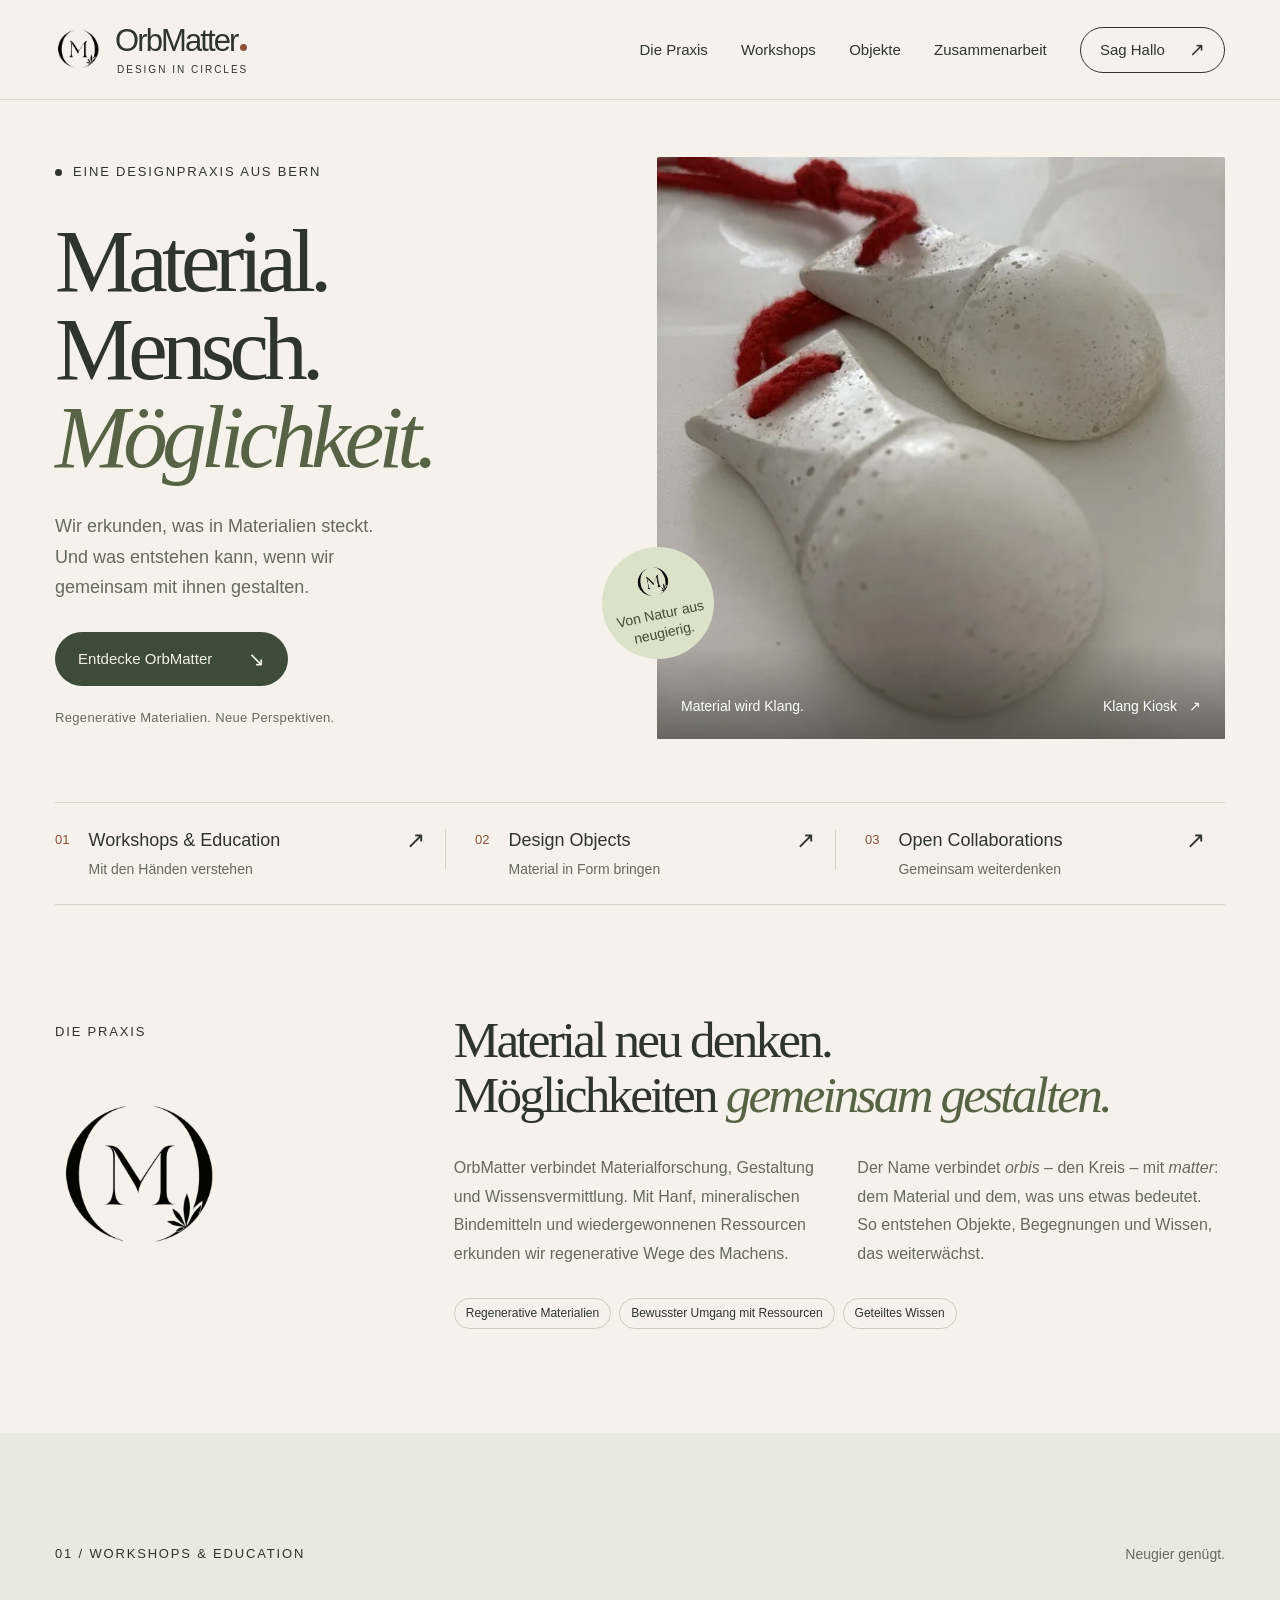
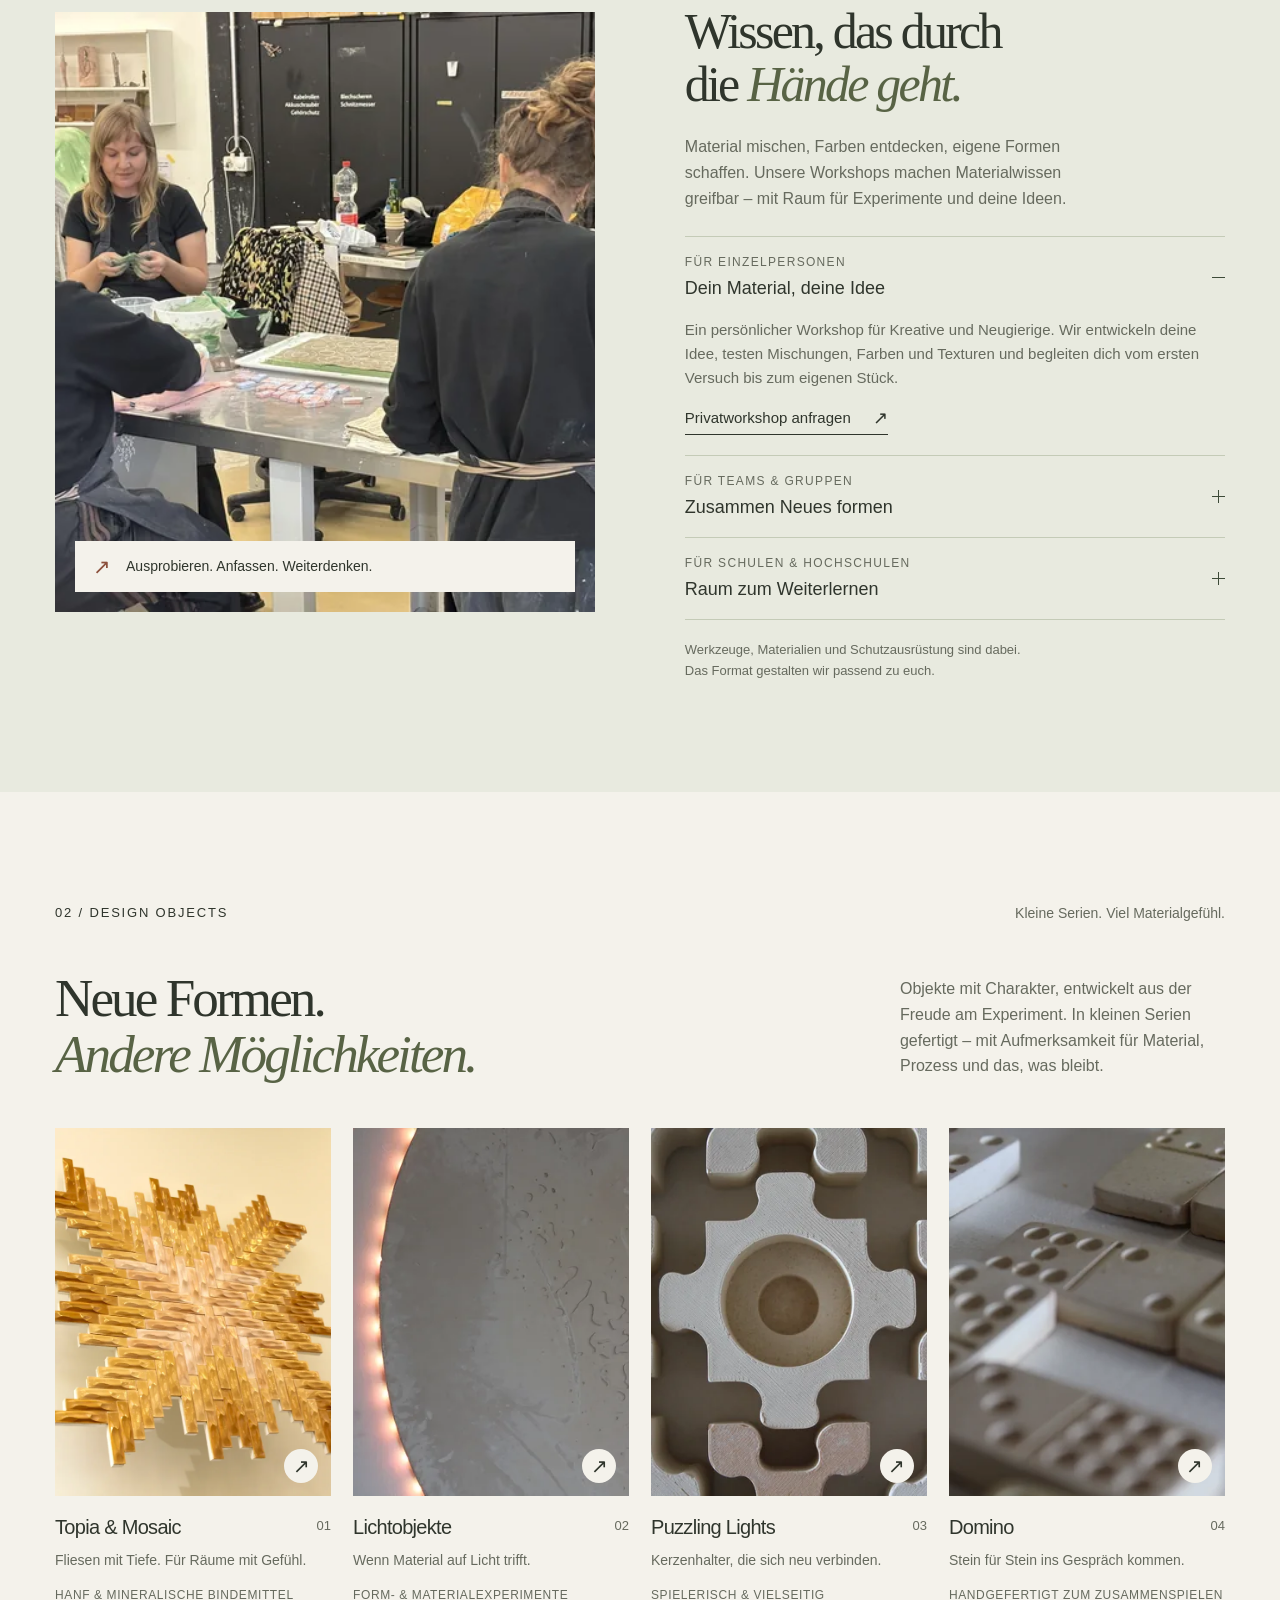
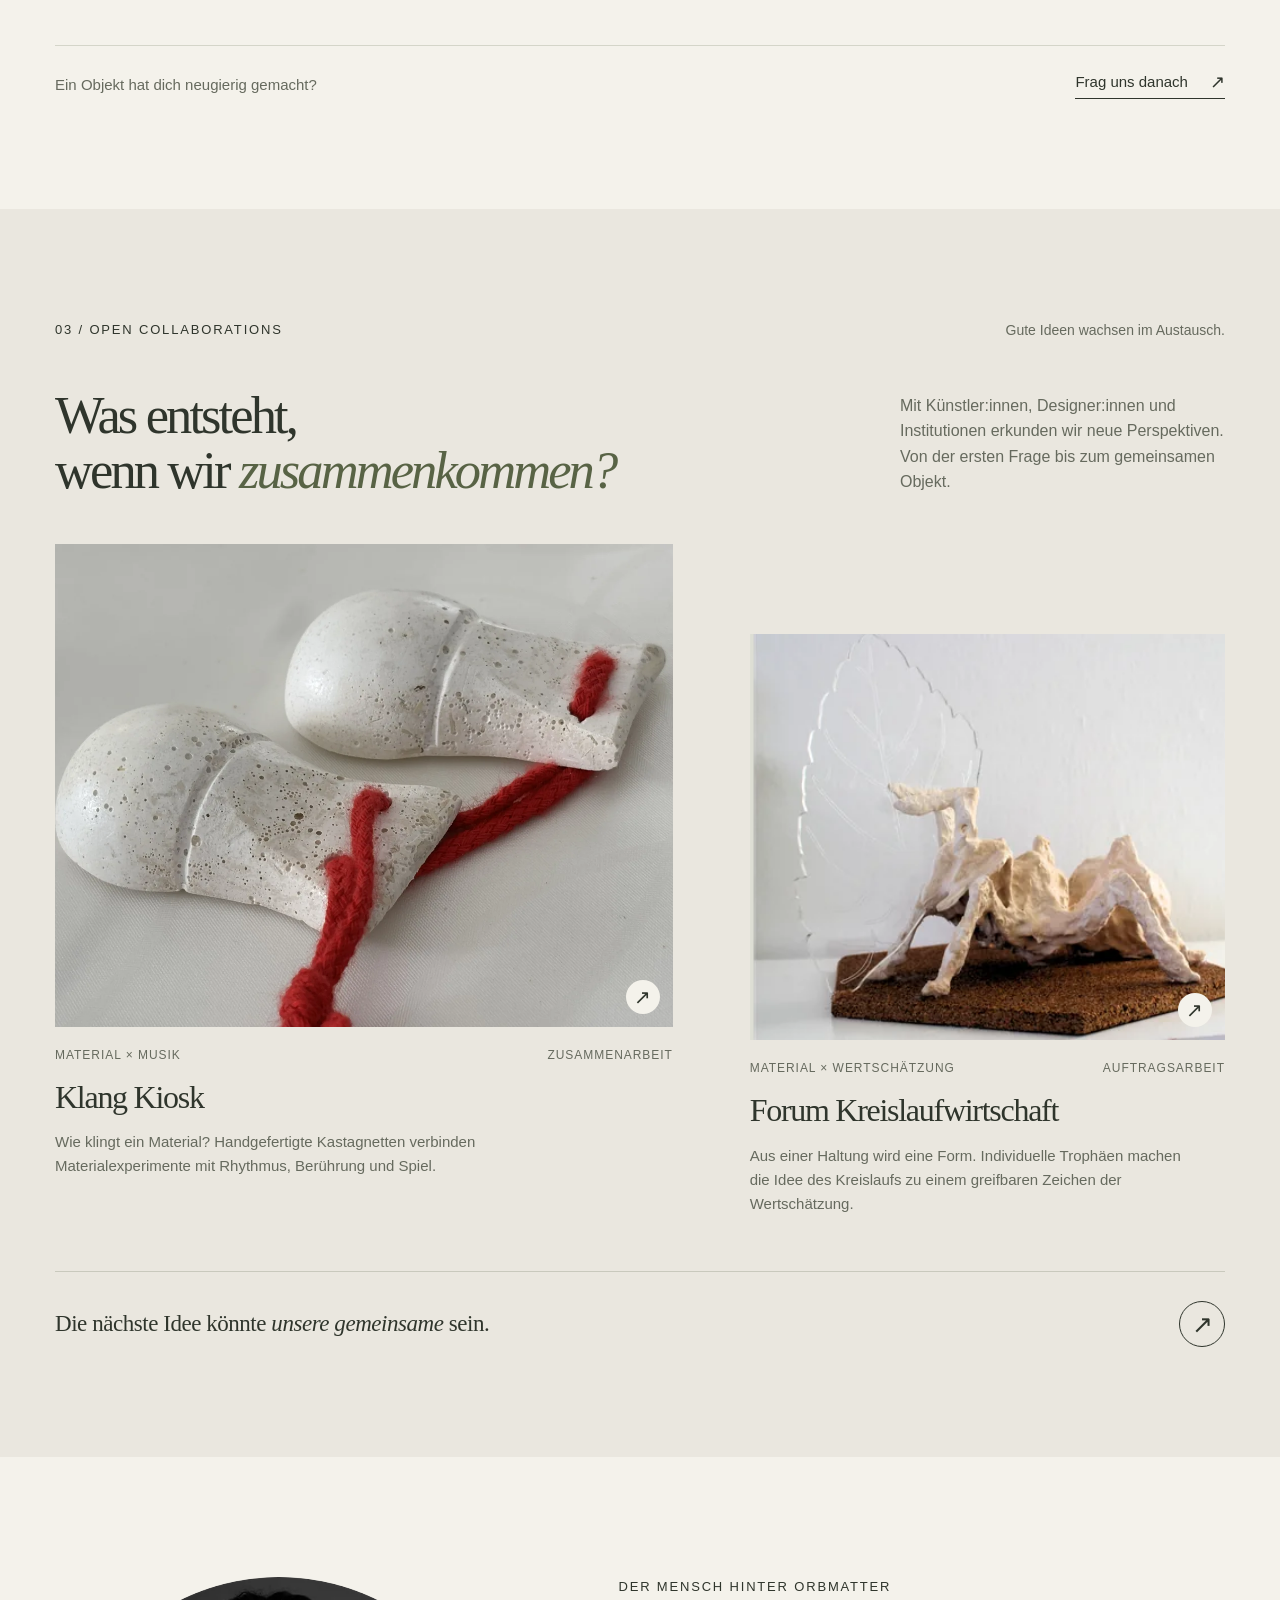
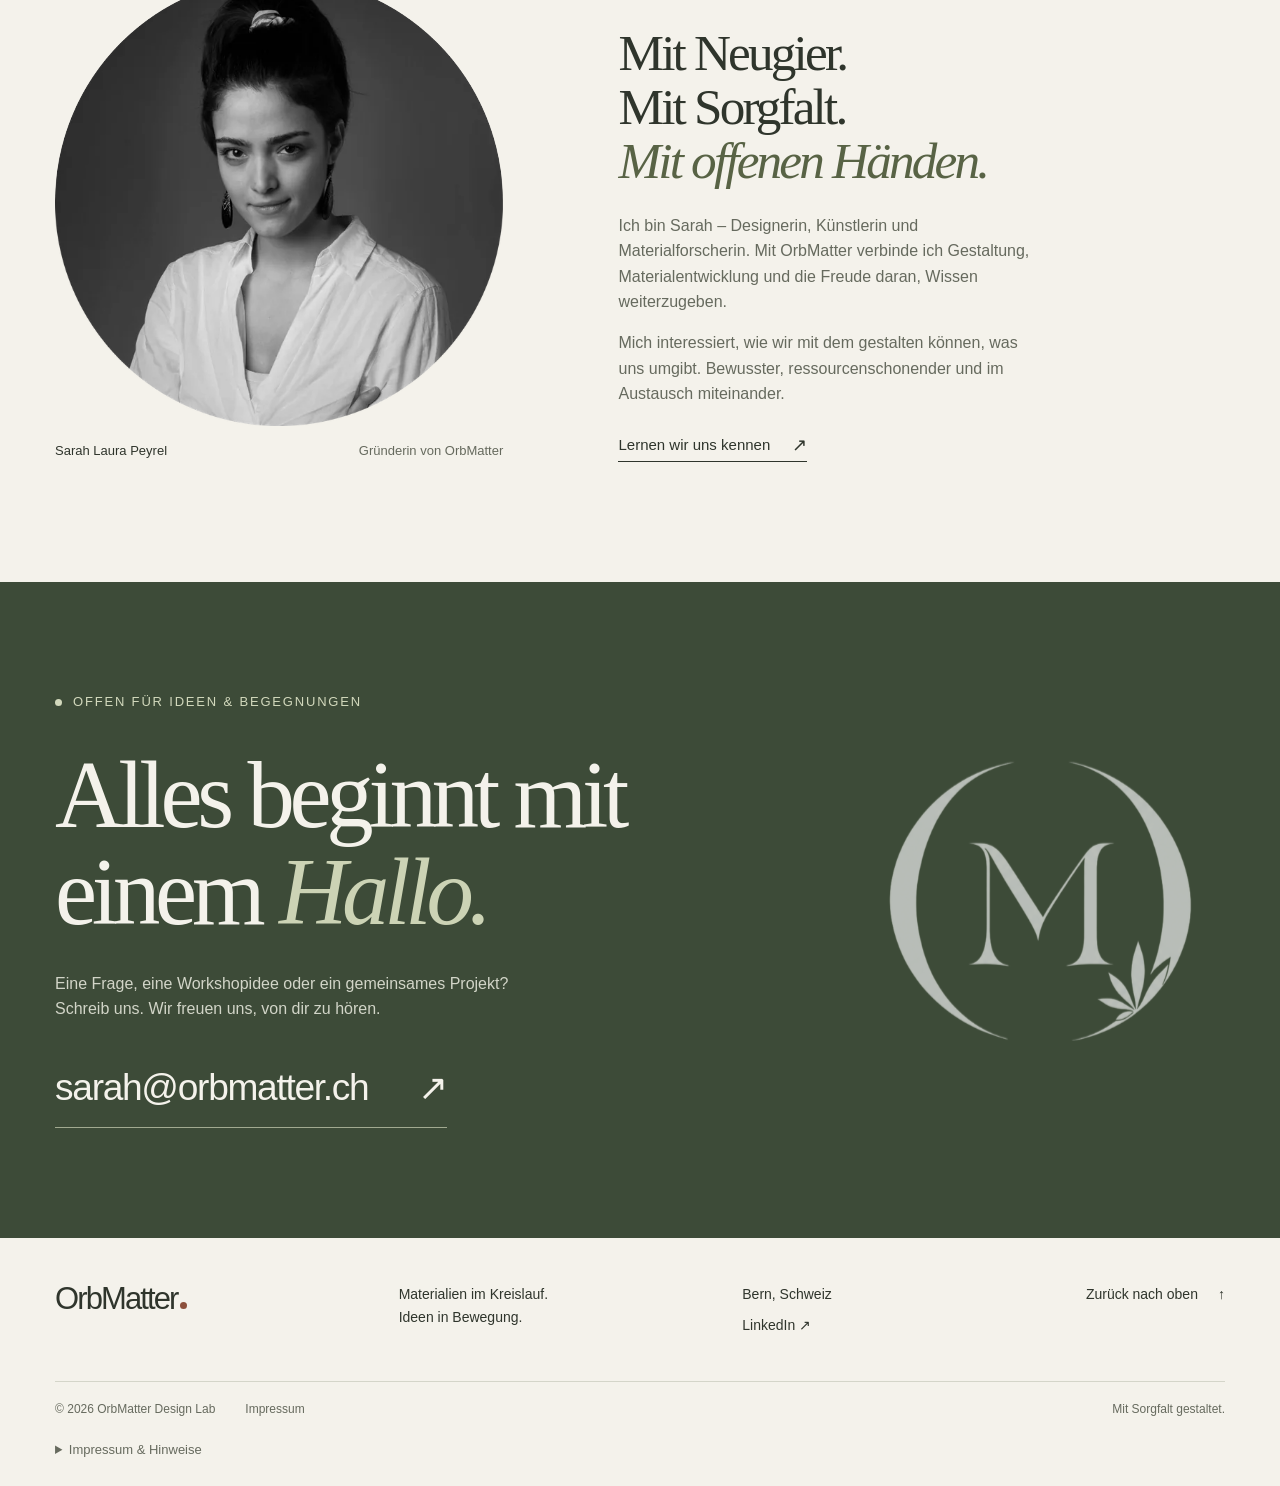
<file: index.html>
<!doctype html>
<html lang="de-CH">
<head>
  <meta charset="utf-8">
  <meta name="viewport" content="width=device-width, initial-scale=1">
  <meta name="theme-color" content="#f4f2eb">
  <title>OrbMatter — Regenerative Design &amp; Workshops in Bern</title>
  <meta name="description" content="OrbMatter ist eine Designpraxis in Bern. Entdecke Workshops, Designobjekte und kreative Zusammenarbeit rund um regenerative Materialien.">
  <meta name="robots" content="index, follow, max-image-preview:large">
  <link rel="canonical" href="https://www.orbmatter.ch/">
  <meta property="og:type" content="website">
  <meta property="og:locale" content="de_CH">
  <meta property="og:site_name" content="OrbMatter">
  <meta property="og:url" content="https://www.orbmatter.ch/">
  <meta property="og:title" content="OrbMatter — Material. Mensch. Möglichkeit.">
  <meta property="og:description" content="Regenerative Materialien. Gemeinsames Lernen. Neue Perspektiven. Eine Designpraxis aus Bern.">
  <meta property="og:image" content="https://www.orbmatter.ch/assets/social-preview.png">
  <meta property="og:image:type" content="image/png">
  <meta property="og:image:width" content="1200">
  <meta property="og:image:height" content="630">
  <meta property="og:image:alt" content="OrbMatter — Material. Mensch. Möglichkeit. Mit handgefertigten Kastagnetten aus dem Projekt Klang Kiosk.">
  <meta name="twitter:card" content="summary_large_image">
  <meta name="twitter:title" content="OrbMatter — Material. Mensch. Möglichkeit.">
  <meta name="twitter:description" content="Workshops, Designobjekte und kreative Zusammenarbeit rund um regenerative Materialien. Eine Designpraxis aus Bern.">
  <meta name="twitter:image" content="https://www.orbmatter.ch/assets/social-preview.png">
  <meta name="twitter:image:alt" content="OrbMatter — Material. Mensch. Möglichkeit. Mit handgefertigten Kastagnetten aus dem Projekt Klang Kiosk.">
  <link rel="icon" href="favicon.ico?v=orbmatter" sizes="32x32 48x48">
  <link rel="icon" href="assets/favicon-48.png?v=orbmatter" type="image/png" sizes="48x48">
  <link rel="apple-touch-icon" href="assets/apple-touch-icon.png?v=orbmatter" sizes="180x180">
  <link rel="manifest" href="site.webmanifest">
  <script type="application/ld+json">
  {
    "@context": "https://schema.org",
    "@graph": [
      {
        "@type": "Organization",
        "@id": "https://www.orbmatter.ch/#organization",
        "name": "OrbMatter",
        "alternateName": "OrbMatter Design Lab",
        "url": "https://www.orbmatter.ch/",
        "description": "Designpraxis in Bern für regenerative Materialien, Workshops, Designobjekte und kreative Zusammenarbeit.",
        "email": "sarah@orbmatter.ch",
        "logo": {
          "@type": "ImageObject",
          "url": "https://www.orbmatter.ch/assets/icon-512.png",
          "width": 512,
          "height": 512
        },
        "address": {
          "@type": "PostalAddress",
          "addressLocality": "Bern",
          "addressCountry": "CH"
        },
        "founder": {
          "@type": "Person",
          "name": "Sarah Laura Peyrel",
          "sameAs": "https://www.linkedin.com/in/sarah-laura-peyrel/"
        }
      },
      {
        "@type": "WebSite",
        "@id": "https://www.orbmatter.ch/#website",
        "url": "https://www.orbmatter.ch/",
        "name": "OrbMatter",
        "alternateName": "OrbMatter Design Lab",
        "inLanguage": "de-CH",
        "publisher": { "@id": "https://www.orbmatter.ch/#organization" }
      }
    ]
  }
  </script>
  <link rel="stylesheet" href="styles.css">
  <script src="script.js" defer></script>
</head>
<body>
  <a class="skip-link" href="#main">Zum Inhalt springen</a>
  <header class="site-header">
    <a class="brand brand-with-logo" href="#start" aria-label="OrbMatter — Startseite">
      <img class="brand-logo" src="assets/images/orbMatter_logo.png" alt="" width="2000" height="2000">
      <span class="brand-wordmark">OrbMatter<span class="brand-dot" aria-hidden="true"></span><span class="brand-sub">DESIGN IN CIRCLES</span></span>
    </a>
    <button class="menu-toggle" type="button" aria-expanded="false" aria-controls="navigation"><span>Menü</span><span class="menu-icon" aria-hidden="true"></span></button>
    <nav class="navigation" id="navigation" aria-label="Hauptnavigation">
      <a href="#praxis">Die Praxis</a>
      <a href="#workshops">Workshops</a>
      <a href="#objekte">Objekte</a>
      <a href="#zusammenarbeit">Zusammenarbeit</a>
      <a class="nav-contact" href="#kontakt">Sag Hallo <span aria-hidden="true">↗</span></a>
    </nav>
  </header>

  <main id="main">
    <section class="hero section-shell" id="start" aria-labelledby="hero-title">
      <div class="hero-copy">
        <p class="eyebrow"><span class="status-dot" aria-hidden="true"></span> Eine Designpraxis aus Bern</p>
        <h1 id="hero-title">Material.<br>Mensch.<br><em>Möglichkeit.</em></h1>
        <p class="hero-intro">Wir erkunden, was in Materialien steckt.<br>Und was entstehen kann, wenn wir<br class="desktop-break"> gemeinsam mit ihnen gestalten.</p>
        <a class="button button-dark" href="#angebote">Entdecke OrbMatter <span aria-hidden="true">↘</span></a>
        <p class="hero-note">Regenerative Materialien. Neue Perspektiven.</p>
      </div>
      <figure class="hero-visual">
        <img src="assets/images/klang-kiosk-portrait.webp" srcset="assets/images/klang-kiosk-portrait-640.webp 640w, assets/images/klang-kiosk-portrait.webp 1280w" sizes="(max-width: 760px) 100vw, 50vw" alt="Handgefertigte, hell gesprenkelte Kastagnetten mit roter Kordel für Klang Kiosk" width="1280" height="1707" fetchpriority="high">
        <figcaption><span>Material wird Klang.</span><a href="#zusammenarbeit">Klang Kiosk <span aria-hidden="true">↗</span></a></figcaption>
        <div class="round-note" aria-hidden="true"><img src="assets/images/orbMatter_logo.png" alt="" width="2000" height="2000"><span>Von Natur aus<br>neugierig.</span></div>
      </figure>
    </section>

    <nav class="practice-links section-shell" id="angebote" aria-label="Unsere drei Bereiche">
      <a href="#workshops"><span class="index">01</span><span>Workshops &amp; Education<small>Mit den Händen verstehen</small></span><span class="link-arrow" aria-hidden="true">↗</span></a>
      <a href="#objekte"><span class="index">02</span><span>Design Objects<small>Material in Form bringen</small></span><span class="link-arrow" aria-hidden="true">↗</span></a>
      <a href="#zusammenarbeit"><span class="index">03</span><span>Open Collaborations<small>Gemeinsam weiterdenken</small></span><span class="link-arrow" aria-hidden="true">↗</span></a>
    </nav>

    <section class="philosophy section-shell section-space" id="praxis" aria-labelledby="praxis-title">
      <div class="section-aside"><p class="eyebrow">Die Praxis</p><img class="practice-logo" src="assets/images/orbMatter_logo.png" alt="OrbMatter" width="2000" height="2000" loading="lazy"></div>
      <div class="philosophy-copy"><h2 id="praxis-title">Material neu denken.<br>Möglichkeiten <em>gemeinsam gestalten.</em></h2><div class="philosophy-columns"><p>OrbMatter verbindet Materialforschung, Gestaltung und Wissensvermittlung. Mit Hanf, mineralischen Bindemitteln und wiedergewonnenen Ressourcen erkunden wir regenerative Wege des Machens.</p><p>Der Name verbindet <em>orbis</em> – den Kreis – mit <em>matter</em>: dem Material und dem, was uns etwas bedeutet. So entstehen Objekte, Begegnungen und Wissen, das weiterwächst.</p></div><div class="material-tags"><span>Regenerative Materialien</span><span>Bewusster Umgang mit Ressourcen</span><span>Geteiltes Wissen</span></div></div>
    </section>

    <section class="workshops section-space" id="workshops" aria-labelledby="workshops-title">
      <div class="section-shell">
        <div class="section-heading"><p class="eyebrow">01 / Workshops &amp; Education</p><span class="small-note">Neugier genügt.</span></div>
        <div class="workshop-layout">
          <div class="workshop-visual"><img src="assets/images/workshop-group.webp" srcset="assets/images/workshop-group-640.webp 640w, assets/images/workshop-group.webp 1280w" sizes="(max-width: 760px) 100vw, 45vw" alt="Teilnehmende erkunden Materialien gemeinsam am Arbeitstisch im Atelier" width="1280" height="960" loading="lazy"><div class="photo-note"><span class="tiny-orbit" aria-hidden="true">↗</span> Ausprobieren. Anfassen. Weiterdenken.</div></div>
          <div class="workshop-copy"><h2 id="workshops-title">Wissen, das durch<br>die <em>Hände geht.</em></h2><p>Material mischen, Farben entdecken, eigene Formen schaffen. Unsere Workshops machen Materialwissen greifbar – mit Raum für Experimente und deine Ideen.</p>
            <div class="workshop-options">
              <details open><summary><span><small>Für Einzelpersonen</small>Dein Material, deine Idee</span><span class="details-icon" aria-hidden="true"></span></summary><div class="details-content"><p>Ein persönlicher Workshop für Kreative und Neugierige. Wir entwickeln deine Idee, testen Mischungen, Farben und Texturen und begleiten dich vom ersten Versuch bis zum eigenen Stück.</p><a class="text-link" href="mailto:sarah@orbmatter.ch?subject=Anfrage%20Privatworkshop">Privatworkshop anfragen <span aria-hidden="true">↗</span></a></div></details>
              <details><summary><span><small>Für Teams &amp; Gruppen</small>Zusammen Neues formen</span><span class="details-icon" aria-hidden="true"></span></summary><div class="details-content"><p>Ein gemeinsames Materialerlebnis für Teams, Unternehmen und Organisationen. In Gruppen von 5 bis 10 Personen erkundet ihr Hanf und mineralische Materialien, experimentiert mit Farbe und gestaltet eigene Objekte.</p><a class="text-link" href="mailto:sarah@orbmatter.ch?subject=Anfrage%20Gruppenworkshop">Gruppenworkshop anfragen <span aria-hidden="true">↗</span></a></div></details>
              <details><summary><span><small>Für Schulen &amp; Hochschulen</small>Raum zum Weiterlernen</span><span class="details-icon" aria-hidden="true"></span></summary><div class="details-content"><p>Modulare Bildungsangebote zwischen Design, Materialforschung und Kreislaufdenken. Inhalte, Dauer und Methoden stimmen wir auf eure Zielgruppe und Lernziele ab.</p><a class="text-link" href="mailto:sarah@orbmatter.ch?subject=Anfrage%20Bildungsangebot">Bildungsangebot anfragen <span aria-hidden="true">↗</span></a></div></details>
            </div>
            <p class="workshop-footnote">Werkzeuge, Materialien und Schutzausrüstung sind dabei.<br>Das Format gestalten wir passend zu euch.</p>
          </div>
        </div>
      </div>
    </section>

    <section class="objects section-shell section-space" id="objekte" aria-labelledby="objects-title">
      <div class="section-heading"><p class="eyebrow">02 / Design Objects</p><span class="small-note">Kleine Serien. Viel Materialgefühl.</span></div>
      <div class="intro-row"><h2 id="objects-title">Neue Formen.<br><em>Andere Möglichkeiten.</em></h2><p>Objekte mit Charakter, entwickelt aus der Freude am Experiment. In kleinen Serien gefertigt – mit Aufmerksamkeit für Material, Prozess und das, was bleibt.</p></div>
      <div class="object-grid">
        <article class="object-card"><a class="image-link" href="assets/images/topia.webp" data-gallery="topia" aria-label="Topia — Bilder und Details ansehen"><img src="assets/images/topia.webp" srcset="assets/images/topia-640.webp 640w, assets/images/topia.webp 1280w" sizes="(max-width: 600px) 85vw, (max-width: 1000px) 44vw, 23vw" alt="Skulpturale Topia-Fliesen als sternförmige Wandkomposition" width="1280" height="853" loading="lazy"><span class="image-action" aria-hidden="true">↗</span></a><div class="object-title"><h3>Topia &amp; Mosaic</h3><span>01</span></div><p>Fliesen mit Tiefe. Für Räume mit Gefühl.</p><span class="object-material">Hanf &amp; mineralische Bindemittel</span></article>
        <article class="object-card"><a class="image-link" href="assets/images/lighting.webp" data-gallery="lighting" aria-label="Lichtobjekte — Bilder und Details ansehen"><img src="assets/images/lighting.webp" srcset="assets/images/lighting-640.webp 640w, assets/images/lighting.webp 1280w" sizes="(max-width: 600px) 85vw, (max-width: 1000px) 44vw, 23vw" alt="Experimentelles Lichtobjekt aus der Designpraxis von OrbMatter" width="1280" height="853" loading="lazy"><span class="image-action" aria-hidden="true">↗</span></a><div class="object-title"><h3>Lichtobjekte</h3><span>02</span></div><p>Wenn Material auf Licht trifft.</p><span class="object-material">Form- &amp; Materialexperimente</span></article>
        <article class="object-card"><a class="image-link" href="assets/images/puzzling-lights.webp" data-gallery="puzzling" aria-label="Puzzling Lights — Bilder und Details ansehen"><img src="assets/images/puzzling-lights.webp" srcset="assets/images/puzzling-lights-640.webp 640w, assets/images/puzzling-lights.webp 1280w" sizes="(max-width: 600px) 85vw, (max-width: 1000px) 44vw, 23vw" alt="Helle, ineinandergreifende Kerzenhalter mit organischen Puzzleformen" width="1280" height="853" loading="lazy"><span class="image-action" aria-hidden="true">↗</span></a><div class="object-title"><h3>Puzzling Lights</h3><span>03</span></div><p>Kerzenhalter, die sich neu verbinden.</p><span class="object-material">Spielerisch &amp; vielseitig</span></article>
        <article class="object-card"><a class="image-link" href="assets/images/domino.webp" data-gallery="domino" aria-label="Domino — Bilder und Details ansehen"><img src="assets/images/domino.webp" srcset="assets/images/domino-640.webp 640w, assets/images/domino.webp 1280w" sizes="(max-width: 600px) 85vw, (max-width: 1000px) 44vw, 23vw" alt="Handgefertigte Dominosteine mit hellen, taktilen Oberflächen" width="1280" height="853" loading="lazy"><span class="image-action" aria-hidden="true">↗</span></a><div class="object-title"><h3>Domino</h3><span>04</span></div><p>Stein für Stein ins Gespräch kommen.</p><span class="object-material">Handgefertigt zum Zusammenspielen</span></article>
      </div>
      <div class="objects-footer"><p>Ein Objekt hat dich neugierig gemacht?</p><a class="text-link" href="mailto:sarah@orbmatter.ch?subject=Anfrage%20Designobjekte">Frag uns danach <span aria-hidden="true">↗</span></a></div>
    </section>

    <section class="collaborations section-space" id="zusammenarbeit" aria-labelledby="collab-title">
      <div class="section-shell"><div class="section-heading"><p class="eyebrow">03 / Open Collaborations</p><span class="small-note">Gute Ideen wachsen im Austausch.</span></div>
        <div class="intro-row"><h2 id="collab-title">Was entsteht,<br>wenn wir <em>zusammenkommen?</em></h2><p>Mit Künstler:innen, Designer:innen und Institutionen erkunden wir neue Perspektiven. Von der ersten Frage bis zum gemeinsamen Objekt.</p></div>
        <div class="collab-grid">
          <article class="collab-card"><a class="image-link" href="assets/images/klang-kiosk.webp" data-gallery="klang" aria-label="Klang Kiosk — Projektbilder ansehen"><img src="assets/images/klang-kiosk.webp" srcset="assets/images/klang-kiosk-640.webp 640w, assets/images/klang-kiosk.webp 1280w" sizes="(max-width: 760px) 100vw, 56vw" alt="Zwei handgefertigte Kastagnetten mit roten Kordeln für Klang Kiosk" width="1280" height="960" loading="lazy"><span class="image-action" aria-hidden="true">↗</span></a><div class="project-meta"><span>Material × Musik</span><span>Zusammenarbeit</span></div><h3>Klang Kiosk</h3><p>Wie klingt ein Material? Handgefertigte Kastagnetten verbinden Materialexperimente mit Rhythmus, Berührung und Spiel.</p></article>
          <article class="collab-card collab-card-offset"><a class="image-link" href="assets/images/trophies.webp" data-gallery="trophies" aria-label="Forum Kreislaufwirtschaft — Projektbilder ansehen"><img src="assets/images/trophies.webp" srcset="assets/images/trophies-640.webp 640w, assets/images/trophies.webp 1280w" sizes="(max-width: 760px) 100vw, 36vw" alt="Skulpturales Trophy Design von OrbMatter für das Forum Kreislaufwirtschaft" width="1280" height="720" loading="lazy"><span class="image-action" aria-hidden="true">↗</span></a><div class="project-meta"><span>Material × Wertschätzung</span><span>Auftragsarbeit</span></div><h3>Forum Kreislaufwirtschaft</h3><p>Aus einer Haltung wird eine Form. Individuelle Trophäen machen die Idee des Kreislaufs zu einem greifbaren Zeichen der Wertschätzung.</p></article>
        </div>
        <a class="collab-invitation" href="mailto:sarah@orbmatter.ch?subject=Idee%20f%C3%BCr%20eine%20Zusammenarbeit"><span>Die nächste Idee könnte <em>unsere gemeinsame</em> sein.</span><span class="circle-arrow" aria-hidden="true">↗</span></a>
      </div>
    </section>

    <section class="about section-shell section-space" aria-labelledby="about-title">
      <figure class="founder-photo"><img src="assets/images/sarah-peyrel.webp" srcset="assets/images/sarah-peyrel-640.webp 640w, assets/images/sarah-peyrel.webp 1280w" sizes="(max-width: 760px) 90vw, 34vw" alt="Sarah Laura Peyrel, Gründerin von OrbMatter" width="1280" height="1280" loading="lazy"><figcaption>Sarah Laura Peyrel <span>Gründerin von OrbMatter</span></figcaption></figure>
      <div class="about-copy"><p class="eyebrow">Der Mensch hinter OrbMatter</p><h2 id="about-title">Mit Neugier.<br>Mit Sorgfalt.<br><em>Mit offenen Händen.</em></h2><p>Ich bin Sarah – Designerin, Künstlerin und Materialforscherin. Mit OrbMatter verbinde ich Gestaltung, Materialentwicklung und die Freude daran, Wissen weiterzugeben.</p><p>Mich interessiert, wie wir mit dem gestalten können, was uns umgibt. Bewusster, ressourcenschonender und im Austausch miteinander.</p><a class="text-link" href="https://www.linkedin.com/in/sarah-laura-peyrel/" target="_blank" rel="noopener noreferrer">Lernen wir uns kennen <span class="sr-only">auf LinkedIn (neuer Tab)</span><span aria-hidden="true">↗</span></a></div>
    </section>

    <section class="contact section-space" id="kontakt" aria-labelledby="contact-title"><div class="section-shell contact-inner"><p class="eyebrow"><span class="status-dot" aria-hidden="true"></span> Offen für Ideen &amp; Begegnungen</p><h2 id="contact-title">Alles beginnt mit<br>einem <em>Hallo.</em></h2><p>Eine Frage, eine Workshopidee oder ein gemeinsames Projekt?<br>Schreib uns. Wir freuen uns, von dir zu hören.</p><a class="contact-email" href="mailto:sarah@orbmatter.ch">sarah@orbmatter.ch <span aria-hidden="true">↗</span></a><img class="contact-logo" src="assets/images/orbMatter_logo.png" alt="" width="2000" height="2000" loading="lazy"></div></section>
  </main>

  <footer class="site-footer section-shell"><div class="footer-top"><a class="brand" href="#start" aria-label="OrbMatter — zurück zum Anfang">OrbMatter<span class="brand-dot" aria-hidden="true"></span></a><p>Materialien im Kreislauf.<br>Ideen in Bewegung.</p><div><span>Bern, Schweiz</span><a href="https://www.linkedin.com/in/sarah-laura-peyrel/" target="_blank" rel="noopener noreferrer">LinkedIn <span class="sr-only">(neuer Tab)</span><span aria-hidden="true">↗</span></a></div><a class="back-top" href="#start">Zurück nach oben <span aria-hidden="true">↑</span></a></div><div class="footer-bottom"><span>© <span id="year">2026</span> OrbMatter Design Lab</span><a href="#impressum" id="legal-link">Impressum</a><span>Mit Sorgfalt gestaltet.</span></div>
    <details class="legal" id="impressum"><summary>Impressum &amp; Hinweise</summary><div><p><strong>OrbMatter Design Lab</strong><br>Sarah Laura Peyrel<br>Bern, Schweiz<br><a href="mailto:sarah@orbmatter.ch">sarah@orbmatter.ch</a></p><p>© OrbMatter Design Lab. Alle Rechte vorbehalten.</p><p>Diese Website verwendet keine Analyse-Tools, Tracking-Cookies oder eingebetteten Social-Media-Inhalte. Bei einer Kontaktaufnahme per E-Mail werden deine Angaben zur Bearbeitung der Anfrage verwendet. Externe Links öffnen die Website des jeweiligen Anbieters.</p><p>Hosting bei Veröffentlichung über GitHub Pages: GitHub. Informationen zur Datenverarbeitung findest du in der <a href="https://docs.github.com/en/site-policy/privacy-policies/github-general-privacy-statement" target="_blank" rel="noopener noreferrer">Datenschutzerklärung von GitHub<span class="sr-only"> (neuer Tab)</span></a>.</p></div></details>
  </footer>

  <dialog class="gallery-dialog" id="gallery-dialog" aria-labelledby="gallery-title"><button class="dialog-close" type="button" aria-label="Galerie schliessen">×</button><div class="gallery-layout"><div class="gallery-stage"><img id="gallery-image" src="assets/images/topia.webp" alt="" width="1280" height="853"><div class="gallery-controls"><button type="button" id="gallery-prev" aria-label="Vorheriges Bild">←</button><span id="gallery-count" aria-live="polite" aria-atomic="true"></span><button type="button" id="gallery-next" aria-label="Nächstes Bild">→</button></div></div><div class="gallery-info"><p class="eyebrow" id="gallery-category"></p><h2 id="gallery-title"></h2><p id="gallery-description"></p><a class="text-link" id="gallery-inquiry" href="mailto:sarah@orbmatter.ch">Darüber sprechen <span aria-hidden="true">↗</span></a></div></div></dialog>
</body>
</html>
</file>
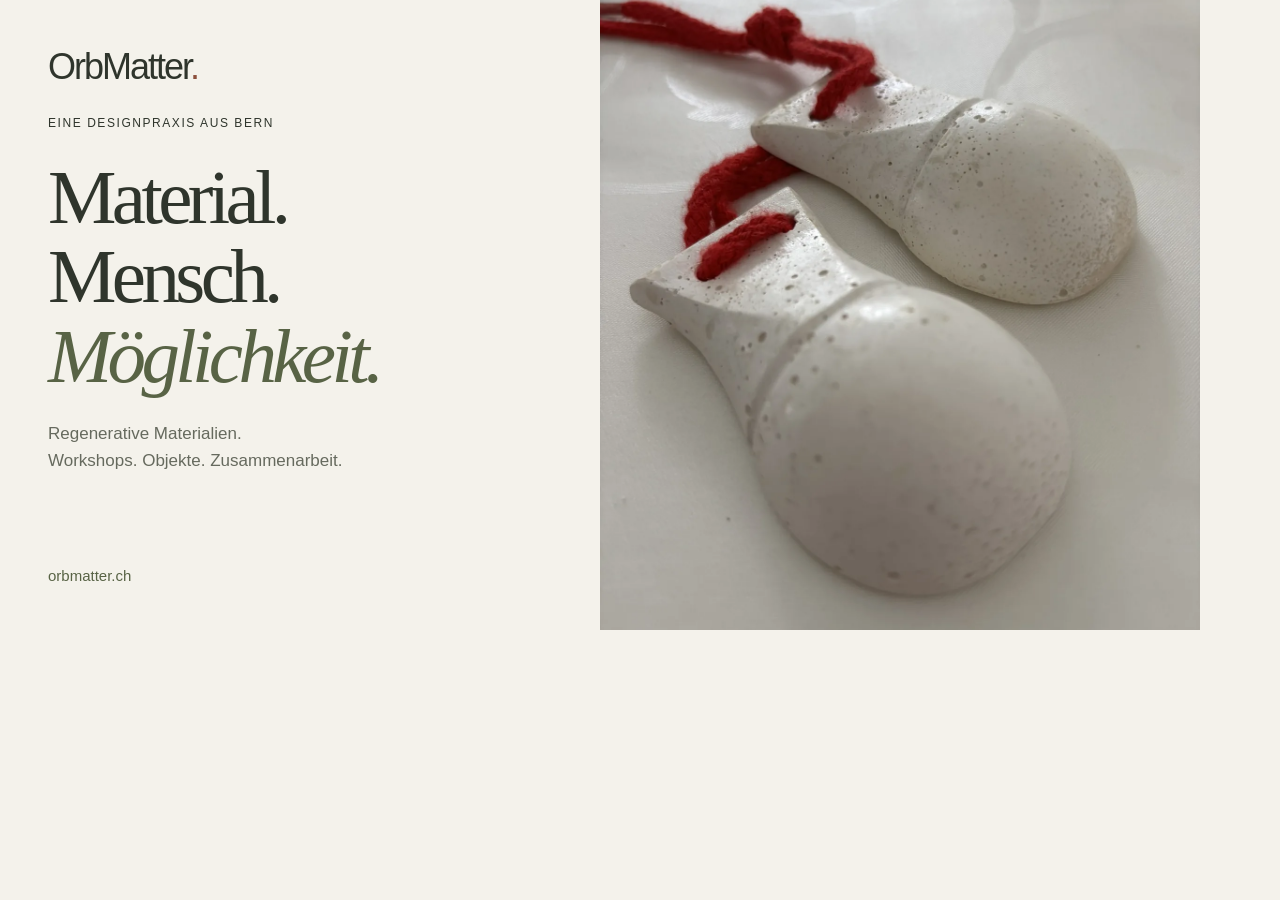
<file: scripts/social-preview.html>
<!doctype html>
<html lang="de-CH">
<head>
  <meta charset="utf-8">
  <meta name="robots" content="noindex, nofollow">
  <title>OrbMatter — Vorlage für das Vorschaubild</title>
  <!-- Render at exactly 1200 × 630 px and save to assets/social-preview.png. -->
  <style>
    * { box-sizing: border-box; }
    body { margin: 0; width: 1200px; height: 630px; overflow: hidden; background: #f4f2eb; color: #2f352c; font-family: Helvetica, Arial, sans-serif; }
    main { width: 100%; height: 100%; display: grid; grid-template-columns: 1fr 1fr; }
    .copy { padding: 46px 48px; display: flex; flex-direction: column; align-items: flex-start; }
    .brand { font-size: 36px; letter-spacing: -2px; }
    .brand span { color: #8c503c; }
    .eyebrow { text-transform: uppercase; font-size: 12px; letter-spacing: .13em; margin: 28px 0 0; }
    h1 { margin: 28px 0 24px; font: 400 77px/1.03 Georgia, 'Times New Roman', serif; letter-spacing: -.06em; }
    h1 em { color: #586345; font-weight: 400; }
    .description { margin: 0; color: #666a5e; font-size: 17px; line-height: 1.6; }
    .url { margin: auto 0 0; font-size: 15px; color: #586345; }
    img { display: block; width: 100%; height: 630px; object-fit: cover; }
  </style>
</head>
<body>
  <main>
    <div class="copy">
      <div class="brand">OrbMatter<span>.</span></div>
      <p class="eyebrow">Eine Designpraxis aus Bern</p>
      <h1>Material.<br>Mensch.<br><em>Möglichkeit.</em></h1>
      <p class="description">Regenerative Materialien.<br>Workshops. Objekte. Zusammenarbeit.</p>
      <p class="url">orbmatter.ch</p>
    </div>
    <img src="../assets/images/klang-kiosk-portrait.webp" alt="Kastagnetten für Klang Kiosk" width="1280" height="1707">
  </main>
</body>
</html>
</file>
<file: styles.css>
/* OrbMatter — build-free, locally hosted assets, mobile-first enhancements. */
:root{--paper:#f4f2eb;--ink:#2f352c;--muted:#666a5e;--green:#3d4b38;--sage:#e8eadf;--line:#d4d5c9;--clay:#8c503c;--serif:Georgia,'Times New Roman',serif;--sans:'Helvetica Neue',Helvetica,Arial,sans-serif;--gutter:clamp(22px,4.3vw,80px);--max:1440px}
*,*::before,*::after{box-sizing:border-box}
html{scroll-behavior:smooth;scroll-padding-top:110px}
body{margin:0;background:var(--paper);color:var(--ink);font-family:var(--sans);font-size:18px;line-height:1.6;-webkit-font-smoothing:antialiased}
body.modal-open{overflow:hidden}
::selection{background:#cdd3b8;color:var(--ink)}
button,a,input,summary{-webkit-tap-highlight-color:transparent}
a{color:inherit;text-decoration:none}
button{font:inherit;color:inherit;cursor:pointer}
img{display:block;width:100%;height:auto}
figure,p,h1,h2,h3{margin:0}
button:focus-visible,a:focus-visible,summary:focus-visible{outline:2px solid var(--clay);outline-offset:6px}
h1,h2{font-family:var(--serif);font-weight:400;letter-spacing:-.055em;line-height:1.06;text-wrap:balance}
h2{font-size:clamp(40px,4.15vw,66px)}
h1 em,h2 em{font-weight:400;color:#586345}
h3{font-size:22px;font-weight:400;line-height:1.3;letter-spacing:-.035em}
.section-shell{width:min(100%,var(--max));margin-inline:auto;padding-inline:var(--gutter)}
.section-space{padding-block:110px}
.eyebrow{font-size:13px;letter-spacing:.14em;text-transform:uppercase;font-weight:500;display:flex;align-items:center;gap:11px}
.status-dot{width:7px;height:7px;border-radius:50%;background:currentColor;display:inline-block;flex-shrink:0}
.sr-only{position:absolute;width:1px;height:1px;padding:0;margin:-1px;overflow:hidden;clip:rect(0,0,0,0);white-space:nowrap;border:0}
.skip-link{position:fixed;left:20px;top:-80px;background:var(--green);color:white;padding:12px 20px;z-index:100}
.skip-link:focus{top:15px}
.site-header{position:sticky;top:0;z-index:20;display:flex;align-items:center;justify-content:space-between;gap:30px;min-height:100px;padding:20px var(--gutter);background:rgba(244,242,235,.96);border-bottom:1px solid var(--line);backdrop-filter:blur(12px)}
.brand{position:relative;font-size:31px;font-weight:500;line-height:1;letter-spacing:-1.9px;white-space:nowrap}
.brand-dot{display:inline-block;width:7px;height:7px;background:var(--clay);border-radius:50%;margin-left:3px}
.brand-sub{display:block;font-size:10px;letter-spacing:.2em;line-height:1;margin-top:9px;padding-left:2px;font-weight:400}
.brand-with-logo{display:inline-flex;align-items:center;gap:12px;flex-shrink:0}
.brand-logo{width:48px;height:48px;flex-shrink:0;object-fit:contain;mix-blend-mode:multiply}
.brand-wordmark{display:block}
.navigation{display:flex;align-items:center;gap:clamp(20px,2.6vw,42px);font-size:15px}
.navigation>a{padding-block:8px;position:relative}
.navigation>a:not(.nav-contact)::after{content:'';position:absolute;bottom:1px;left:0;width:100%;height:1px;background:var(--ink);transform:scaleX(0);transform-origin:left;transition:transform .2s}
.navigation>a:hover::after,.navigation>a[aria-current='location']::after{transform:scaleX(1)}
.navigation .nav-contact{border:1px solid var(--ink);border-radius:30px;padding:10px 19px;display:flex;align-items:center;gap:24px;transition:background .2s,color .2s}
.nav-contact:hover{background:var(--green);color:var(--paper)}
.nav-contact span{font-size:19px;line-height:1}
.menu-toggle{display:none}
.hero{display:grid;grid-template-columns:1fr 1fr;gap:34px;padding-top:40px;padding-bottom:45px;align-items:center}
.hero-copy{padding:22px 0 28px}
.hero .eyebrow{margin-bottom:34px}
.hero h1{font-size:clamp(60px,6.95vw,108px);letter-spacing:-.065em;line-height:.99}
.hero-intro{font-size:18px;line-height:1.7;color:var(--muted);margin-top:30px}
.button{display:inline-flex;align-items:center;justify-content:space-between;gap:36px;padding:15px 23px;border-radius:32px;font-size:15px;transition:background .2s,transform .2s}
.button-dark{background:var(--green);color:var(--paper)}
.button-dark:hover{background:#253221;transform:translateY(-2px)}
.button span{font-size:20px;line-height:1}
.hero .button{margin-top:29px}
.hero-note{margin-top:22px;color:var(--muted);font-size:13px;letter-spacing:.025em}
.hero-visual{position:relative;min-width:0}
.hero-visual>img{height:clamp(520px,45.5vw,660px);object-fit:cover;object-position:center 49%;border-radius:2px}
.hero-visual figcaption{flex-wrap:wrap;position:absolute;bottom:0;left:0;right:0;display:flex;justify-content:space-between;gap:15px;padding:50px 24px 22px;background:linear-gradient(transparent,rgba(27,30,24,.48));color:white;font-size:14px}
.hero-visual figcaption>a{display:flex;gap:12px;align-items:center}
.hero-visual figcaption a:hover{text-decoration:underline;text-underline-offset:4px}
.round-note{position:absolute;left:-55px;bottom:80px;width:112px;height:112px;background:#dce1ca;border-radius:50%;display:flex;flex-direction:column;justify-content:center;align-items:center;transform:rotate(-12deg);color:var(--green);font-size:14px;text-align:center;line-height:1.35}
.round-note img{width:36px;height:36px;object-fit:contain;mix-blend-mode:multiply;margin-bottom:5px}
.practice-links{display:grid;grid-template-columns:repeat(3,1fr);padding-block:0}
.practice-links>a{border-top:1px solid var(--line);border-bottom:1px solid var(--line);padding:25px 20px 25px 0;display:flex;gap:19px;align-items:flex-start;font-size:18px;line-height:1.4;transition:color .2s}
.practice-links>a+a{padding-left:30px;position:relative}
.practice-links>a+a::before{content:'';position:absolute;height:40px;width:1px;left:0;top:26px;background:var(--line)}
.index{font-size:13px;color:var(--clay);padding-top:3px}
.practice-links small{display:block;color:var(--muted);font-size:14px;margin-top:7px}
.link-arrow{font-size:23px;line-height:1.1;margin-left:auto;transition:transform .2s}
.practice-links>a:hover{color:var(--clay)}
.practice-links>a:hover .link-arrow{transform:translate(3px,-3px)}
.philosophy{display:grid;grid-template-columns:1fr 2.15fr;gap:40px;padding-top:108px;padding-bottom:104px}
.section-aside .eyebrow{margin-top:9px}
.practice-logo{width:174px;height:auto;margin-top:48px;mix-blend-mode:multiply}
.philosophy-copy h2{font-size:clamp(39px,4vw,62px)}
.philosophy-columns{display:grid;grid-template-columns:1fr 1fr;gap:36px;margin-top:32px;font-size:16px;color:var(--muted);line-height:1.8}
.material-tags{display:flex;flex-wrap:wrap;gap:8px;margin-top:29px}
.material-tags span{border:1px solid #c9cebe;border-radius:25px;font-size:12px;padding:5px 11px}
.section-heading{display:flex;align-items:center;justify-content:space-between;gap:20px;margin-bottom:46px}
.small-note{font-size:14px;color:var(--muted)}
.workshops{background:var(--sage)}
.workshop-layout{display:grid;grid-template-columns:1fr 1fr;gap:clamp(40px,7vw,108px);align-items:start}
.workshop-visual{position:relative}
.workshop-visual>img{height:600px;object-fit:cover;object-position:48% center}
.photo-note{position:absolute;bottom:20px;left:20px;right:20px;background:var(--paper);padding:14px 18px;font-size:14px;display:flex;align-items:center;gap:15px}
.tiny-orbit{font-size:21px;line-height:1;color:var(--clay)}
.workshop-copy h2{font-size:clamp(38px,3.9vw,61px);margin-top:-6px}
.workshop-copy>p{font-size:16px;color:var(--muted);margin-top:23px;max-width:420px}
.workshop-options{margin-top:25px;border-top:1px solid #c4cbb7}
.workshop-options details{border-bottom:1px solid #c4cbb7}
.workshop-options summary{list-style:none;cursor:pointer;padding:18px 0;display:flex;justify-content:space-between;align-items:center;gap:16px;font-size:18px;line-height:1.3}
summary::-webkit-details-marker{display:none}
.workshop-options summary small{display:block;text-transform:uppercase;font-size:12px;letter-spacing:.11em;margin-bottom:6px;color:var(--muted)}
.details-icon{width:13px;height:13px;position:relative;flex-shrink:0}
.details-icon::before,.details-icon::after{content:'';position:absolute;background:var(--green);top:6px;left:0;width:13px;height:1px}
.details-icon::after{transform:rotate(90deg);transition:transform .2s}
details[open] .details-icon::after{transform:rotate(0)}
.details-content{padding:0 25px 20px 0;font-size:15px;color:var(--muted)}
.details-content .text-link{margin-top:16px}
.text-link{display:inline-flex;gap:22px;justify-content:space-between;align-items:center;padding-bottom:4px;border-bottom:1px solid currentColor;font-size:15px;color:var(--ink)}
.text-link span[aria-hidden]{font-size:18px;transition:transform .2s;line-height:1}
.text-link:hover span[aria-hidden]{transform:translate(2px,-2px)}
.workshop-copy .workshop-footnote{font-size:13px;margin-top:20px}
.intro-row{display:flex;justify-content:space-between;align-items:flex-end;gap:50px;margin-bottom:45px}
.intro-row>p{max-width:325px;font-size:16px;color:var(--muted);padding-bottom:4px}
.object-grid{display:grid;grid-template-columns:repeat(4,minmax(0,1fr));gap:22px}
.image-link{display:block;position:relative;overflow:hidden;background:#dedfd5}
.image-link img{object-fit:cover;transition:transform .55s ease}
.image-link:hover img{transform:scale(1.035)}
.object-card .image-link{aspect-ratio:3/4}
.object-card img{height:100%}
.object-card [data-gallery='lighting'] img{object-position:12% center}
.image-action{position:absolute;bottom:13px;right:13px;display:flex;align-items:center;justify-content:center;background:var(--paper);height:34px;width:34px;border-radius:50%;font-size:20px;transition:background .2s,color .2s}
.image-link:hover .image-action{background:var(--green);color:var(--paper)}
.object-title{display:flex;align-items:center;justify-content:space-between;gap:10px;margin-top:18px}
.object-title h3{font-size:20px}
.object-title>span{font-size:13px;color:var(--muted)}
.object-card p{font-size:14px;margin-top:9px;color:var(--muted)}
.object-material{overflow-wrap:anywhere;display:block;margin-top:15px;font-size:12px;letter-spacing:.05em;text-transform:uppercase;color:var(--muted)}
.objects-footer{display:flex;justify-content:space-between;align-items:center;gap:25px;border-top:1px solid var(--line);margin-top:40px;padding-top:24px;font-size:15px;color:var(--muted)}
.collaborations{background:#eae7df}
.collaborations .intro-row{align-items:flex-end}
.collaborations h2{font-size:clamp(39px,4.1vw,62px)}
.collab-grid{display:grid;grid-template-columns:1.3fr 1fr;gap:clamp(32px,6vw,90px)}
.collab-card>.image-link{aspect-ratio:1.28}
.collab-card img{height:100%;object-fit:cover}
.collab-card-offset{padding-top:90px}
.collab-card-offset>.image-link{aspect-ratio:1.17}
.project-meta{display:flex;flex-wrap:wrap;justify-content:space-between;gap:16px;text-transform:uppercase;font-size:12px;letter-spacing:.08em;margin-top:19px;color:var(--muted)}
.collab-card h3{font-family:var(--serif);font-size:32px;margin-top:12px;letter-spacing:-.04em}
.collab-card>p{font-size:15px;margin-top:12px;max-width:450px;color:var(--muted)}
.collab-invitation{border-top:1px solid #c9c9bd;margin-top:55px;padding-top:29px;display:flex;align-items:center;justify-content:space-between;gap:25px;font-size:23px;font-family:var(--serif);letter-spacing:-.02em}
.circle-arrow{display:flex;align-items:center;justify-content:center;flex-shrink:0;width:46px;height:46px;border:1px solid var(--ink);border-radius:50%;font-size:25px;font-family:var(--sans);transition:background .2s,color .2s}
.collab-invitation:hover .circle-arrow{background:var(--green);color:var(--paper)}
.about{display:grid;grid-template-columns:.85fr 1.15fr;align-items:center;gap:clamp(60px,9vw,140px);padding-top:120px;padding-bottom:120px}
.founder-photo img{aspect-ratio:1;object-fit:cover;filter:grayscale(1);border-radius:50% 50% 2px 2px}
.founder-photo figcaption{display:flex;flex-wrap:wrap;justify-content:space-between;gap:15px;font-size:13px;margin-top:15px}
.founder-photo figcaption span{color:var(--muted)}
.about-copy .eyebrow{margin-bottom:28px}
.about h2{font-size:clamp(39px,4vw,62px)}
.about-copy>p:not(.eyebrow){max-width:425px;margin-top:24px;font-size:16px;color:var(--muted)}
.about-copy>p+p:not(.eyebrow){margin-top:15px}
.about-copy .text-link{margin-top:26px}
.contact{position:relative;background:var(--green);color:var(--paper);overflow:hidden}
.contact-inner{position:relative}
.contact .eyebrow{color:#d2d8bc;margin-bottom:34px}
.contact h2{font-size:clamp(65px,7.4vw,110px);line-height:1.03}
.contact h2 em{color:#ccd3b5}
.contact p:not(.eyebrow){font-size:16px;color:#d2d5c8;margin-top:29px}
.contact-email{display:inline-flex;align-items:center;justify-content:space-between;gap:50px;margin-top:36px;border-bottom:1px solid #a1a990;padding-bottom:10px;font-size:clamp(23px,2.9vw,40px);letter-spacing:-.035em}
.contact-email span{font-size:36px;transition:transform .2s}
.contact-email:hover span{transform:translate(3px,-3px)}
.contact-logo{position:absolute;right:var(--gutter);top:50%;transform:translateY(-50%);width:28%;max-width:380px;height:auto;object-fit:contain;filter:invert(1);mix-blend-mode:screen;opacity:.65;pointer-events:none}
.site-footer{padding-top:45px;padding-bottom:26px}
.footer-top{display:grid;grid-template-columns:1fr 1fr 1fr auto;gap:35px;align-items:start;padding-bottom:44px}
.footer-top p,.footer-top>div,.back-top{font-size:14px;line-height:1.65}
.footer-top>div{display:flex;flex-direction:column;gap:8px}
.footer-top>div a{width:fit-content}
.footer-top a:not(.brand):hover{text-decoration:underline;text-underline-offset:4px}
.back-top{display:flex;gap:20px}
.footer-bottom{flex-wrap:wrap;padding-top:18px;border-top:1px solid var(--line);display:flex;align-items:center;gap:30px;font-size:12px;color:var(--muted)}
.footer-bottom>span:last-child{margin-left:auto}
.footer-bottom>a:hover{text-decoration:underline}
.legal{font-size:14px;max-width:740px;margin-top:20px;color:var(--muted)}
.legal summary{cursor:pointer;font-size:13px;width:fit-content}
.legal>div{padding-block:20px;display:grid;gap:15px}
.legal a{text-decoration:underline;text-underline-offset:3px}
.gallery-dialog{max-width:1080px;width:calc(100% - 48px);max-height:calc(100dvh - 48px);padding:0;border:0;background:var(--paper);color:var(--ink);overflow:auto}
.gallery-dialog::backdrop{background:rgba(24,30,23,.8);backdrop-filter:blur(5px)}
.dialog-close{position:absolute;top:14px;right:14px;width:40px;height:40px;border:1px solid var(--line);background:var(--paper);border-radius:50%;z-index:2;font-size:28px;display:flex;align-items:center;justify-content:center;line-height:1}
.gallery-layout{display:grid;grid-template-columns:1.3fr 1fr}
.gallery-stage{background:#dedfd5;min-width:0}
.gallery-stage>img{height:min(65vh,650px);width:100%;object-fit:contain}
.gallery-controls{display:flex;justify-content:space-between;align-items:center;padding:12px 20px;font-size:14px;gap:20px}
.gallery-controls button{height:40px;width:40px;border:1px solid #babfae;background:transparent;border-radius:50%;font-size:20px}
.gallery-controls button:hover{background:var(--paper)}
.gallery-controls button:disabled{opacity:.4;cursor:default}
.gallery-info{min-width:0;overflow-wrap:break-word;align-self:center;padding:65px 40px}
.gallery-info h2{font-size:44px;margin-top:18px}
.gallery-info>p:not(.eyebrow){font-size:16px;color:var(--muted);margin-top:25px}
.gallery-info .text-link{margin-top:30px}
@media(min-width:1600px){.site-header{padding-inline:max(var(--gutter),calc((100vw - var(--max))/2 + var(--gutter)))}}
@media(max-width:1100px){.navigation{gap:20px;font-size:14px}.brand{font-size:28px}.hero h1{font-size:7.1vw}.hero-visual>img{height:540px}.hero-intro{font-size:16px}.practice-links>a{font-size:16px;gap:12px}.practice-links>a+a{padding-left:20px}.practice-links small{font-size:13px}.workshop-layout{gap:38px}.workshop-visual>img{height:580px}.object-grid{gap:16px}.object-title h3{font-size:18px}.intro-row>p{max-width:280px}.about{gap:65px}.collaborations .intro-row{display:block}.collaborations .intro-row>p{max-width:450px;margin-top:25px}.footer-top{gap:25px}}
@media(max-width:900px){.brand-with-logo{gap:9px}.brand-logo{width:38px;height:38px}.navigation{gap:15px}.navigation .nav-contact{padding:9px 13px;gap:12px}.brand{font-size:25px}.site-header{gap:15px;min-height:88px}.hero h1{font-size:7.3vw}.hero-visual>img{height:510px}.hero-note{font-size:12px}.practice-links>a{font-size:15px}.practice-links small{font-size:12px}.section-space{padding-block:80px}.philosophy{grid-template-columns:1fr 2.5fr;gap:20px}.philosophy-columns{gap:25px}.practice-logo{width:140px}.object-grid{grid-template-columns:repeat(2,minmax(0,1fr));gap:35px 24px}.object-card .image-link{aspect-ratio:1}.object-title h3{font-size:22px}.object-card p{font-size:15px}.intro-row{gap:30px}.workshop-copy h2{font-size:39px}.workshop-visual>img{height:620px}.founder-photo figcaption{flex-direction:column;gap:2px}.contact-logo{width:27%}.footer-top{grid-template-columns:1fr 1fr 1fr}.back-top{grid-column:3;grid-row:2}.footer-top .brand{font-size:28px}.footer-top>p{grid-column:2;grid-row:1}.gallery-info{padding:65px 28px}}
@media(max-width:760px){html{scroll-padding-top:90px}.site-header{padding-block:17px;min-height:79px}.brand{font-size:29px}.brand-sub{font-size:10px;margin-top:7px}.menu-toggle{display:flex;gap:14px;align-items:center;min-height:42px;padding:0 6px;border:0;background:transparent;font-size:14px}.menu-icon{display:block;width:21px;height:12px;border-top:1px solid var(--ink);border-bottom:1px solid var(--ink);position:relative}.menu-toggle[aria-expanded='true'] .menu-icon{border-color:transparent}.menu-toggle[aria-expanded='true'] .menu-icon::before,.menu-toggle[aria-expanded='true'] .menu-icon::after{position:absolute;content:'';width:21px;top:4px;left:0;height:1px;background:var(--ink);transform:rotate(45deg)}.menu-toggle[aria-expanded='true'] .menu-icon::after{transform:rotate(-45deg)}.navigation{display:none;position:absolute;top:100%;left:0;right:0;background:var(--paper);padding:20px var(--gutter) 30px;border-bottom:1px solid var(--line);box-shadow:0 12px 18px #2f352c0b;align-items:stretch;gap:7px;font-size:19px}.navigation.is-open{display:flex;flex-direction:column}.navigation>a{padding:10px 0}.navigation .nav-contact{margin-top:10px;align-self:flex-start;padding:12px 20px;font-size:16px;gap:30px}.hero{grid-template-columns:1fr;gap:30px;padding-top:35px;padding-bottom:35px}.hero-copy{padding:5px 0 0}.hero .eyebrow{margin-bottom:25px}.hero h1{font-size:clamp(67px,12.5vw,95px);line-height:1.01}.hero-intro{font-size:18px;margin-top:24px}.desktop-break{display:none}.hero .button{margin-top:24px}.hero-note{font-size:13px;margin-top:16px}.hero-visual{margin-left:0}.hero-visual>img{height:auto;aspect-ratio:1.05;object-position:center 48%}.round-note{width:94px;height:94px;left:12px;bottom:63px;font-size:13px}.round-note img{width:29px;height:29px}.hero-visual figcaption{font-size:13px;padding:40px 18px 18px}.practice-links{grid-template-columns:1fr}.practice-links>a{padding:20px 0;font-size:18px;align-items:center;gap:20px;border-bottom:0}.practice-links>a:last-child{border-bottom:1px solid var(--line)}.practice-links>a+a{padding-left:0}.practice-links>a+a::before{display:none}.practice-links small{font-size:14px;margin-top:4px}.index{font-size:13px}.link-arrow{font-size:25px}.section-space{padding-block:66px}.philosophy{grid-template-columns:1fr;gap:28px}.section-aside{display:flex;align-items:center;justify-content:space-between}.section-aside .eyebrow{margin-top:0}.practice-logo{width:64px;height:64px;margin-top:0}.philosophy-copy h2{font-size:clamp(40px,7.9vw,57px)}.philosophy-columns{grid-template-columns:1fr;gap:20px;margin-top:25px}.material-tags{gap:6px;margin-top:25px}.material-tags span{font-size:12px;padding:5px 9px}.section-heading{margin-bottom:30px}.small-note{font-size:12px}.eyebrow{font-size:12px;letter-spacing:.12em}.workshop-layout{grid-template-columns:1fr;gap:35px}.workshop-visual>img{height:auto;aspect-ratio:1.13;object-position:center 42%}.workshop-copy h2{font-size:clamp(42px,8vw,58px)}.workshop-copy>p{max-width:550px;font-size:16px}.workshop-options summary{padding-block:20px;font-size:20px}.workshop-options summary small{font-size:12px}.details-content{font-size:16px}.workshop-copy .workshop-footnote{font-size:14px}.intro-row{display:block;margin-bottom:30px}.intro-row h2{font-size:clamp(40px,7.9vw,57px)}.intro-row>p{max-width:500px;margin-top:22px;font-size:16px}.object-grid{gap:32px 18px}.object-title h3{font-size:20px}.object-card p{font-size:14px}.object-material{font-size:12px;margin-top:10px}.objects-footer{margin-top:30px;align-items:flex-start;font-size:14px}.objects-footer .text-link{font-size:14px;white-space:nowrap;gap:12px}.collaborations h2{font-size:clamp(37px,7.9vw,56px)}.collab-grid{grid-template-columns:1fr;gap:36px}.collab-card-offset{padding-top:0;margin-left:0}.collab-card-offset>.image-link{aspect-ratio:1.25}.collab-card h3{font-size:30px}.collab-card>p{font-size:16px}.project-meta{font-size:12px}.collab-invitation{margin-top:35px;padding-top:25px;font-size:23px}.circle-arrow{width:42px;height:42px}.about{grid-template-columns:1fr;gap:40px}.founder-photo{max-width:360px;width:85%;margin-inline:auto}.founder-photo figcaption{flex-direction:row;font-size:12px}.about h2{font-size:clamp(42px,8vw,58px)}.about-copy .eyebrow{margin-bottom:23px}.about-copy>p:not(.eyebrow){max-width:550px;font-size:16px}.contact h2{font-size:clamp(64px,12vw,92px)}.contact .eyebrow{margin-bottom:27px}.contact p:not(.eyebrow){font-size:15px;max-width:330px}.contact-logo{width:150px;right:-55px;top:53%;opacity:.2}.contact-email{font-size:clamp(24px,5.5vw,34px);gap:25px;margin-top:30px;position:relative;z-index:1}.contact-email span{font-size:29px}.footer-top{grid-template-columns:1fr 1fr;gap:28px;padding-bottom:30px}.footer-top>p{grid-column:2}.footer-top>div{grid-column:1;grid-row:2}.back-top{grid-column:2;grid-row:2;align-self:end}.footer-bottom{gap:20px;font-size:12px;flex-wrap:wrap}.footer-bottom>span:last-child{margin-left:0}.gallery-dialog{width:calc(100% - 24px);max-height:calc(100dvh - 24px)}.gallery-layout{grid-template-columns:1fr}.gallery-stage>img{height:43vh;min-height:220px}.gallery-info{padding:27px}.gallery-info h2{font-size:37px;margin-top:12px}.gallery-info>p:not(.eyebrow){margin-top:15px;font-size:16px}.gallery-info .text-link{margin-top:20px}.dialog-close{top:10px;right:10px}.gallery-controls{padding-block:9px}}
@media(max-width:420px){.hero h1{font-size:16vw}.hero .eyebrow{font-size:12px}.section-heading{align-items:flex-start;flex-wrap:wrap;gap:10px 20px}.small-note{max-width:130px;text-align:right}.philosophy-columns{grid-template-columns:1fr;gap:15px}.object-grid{gap:30px 13px}.object-title h3{font-size:19px}.object-title>span{display:none}.object-card p{font-size:13px}.object-material{font-size:12px}.object-title{margin-top:13px}.objects-footer{display:block}.objects-footer .text-link{margin-top:12px}.contact-email{font-size:25px;gap:20px}.footer-top{gap:23px 16px}.footer-top p,.footer-top>div,.back-top{font-size:13px}.back-top{gap:10px}.footer-bottom{gap:12px}.founder-photo figcaption{font-size:12px}}
@media(max-width:360px){.collaborations h2{font-size:36px}}
@media(prefers-reduced-motion:reduce){html{scroll-behavior:auto}*,*::before,*::after{transition:none!important;animation:none!important}}
@media(max-width:760px){html:not(.js) .site-header{position:static;flex-wrap:wrap}html:not(.js) .menu-toggle{display:none}html:not(.js) .navigation{position:static;display:flex;flex-wrap:wrap;gap:8px 18px;padding:10px 0 0;font-size:15px;border:0;box-shadow:none}html:not(.js) .navigation .nav-contact{margin:0;padding:8px 15px;font-size:15px}}
@media print{.site-header{position:static}.navigation,.menu-toggle,.round-note,.image-action,.gallery-dialog,.back-top,.contact-logo{display:none!important}.section-space{padding-block:35px}.hero-visual>img{height:380px}.hero h1{font-size:62px}.workshop-layout{gap:25px}.workshop-visual>img{height:400px}.contact{background:white;color:var(--ink)}.contact p:not(.eyebrow),.contact .eyebrow,.contact h2 em{color:var(--ink)}.contact h2{font-size:54px}.image-link,.founder-photo{break-inside:avoid}a[href^='mailto:']{text-decoration:underline}}
</file>
